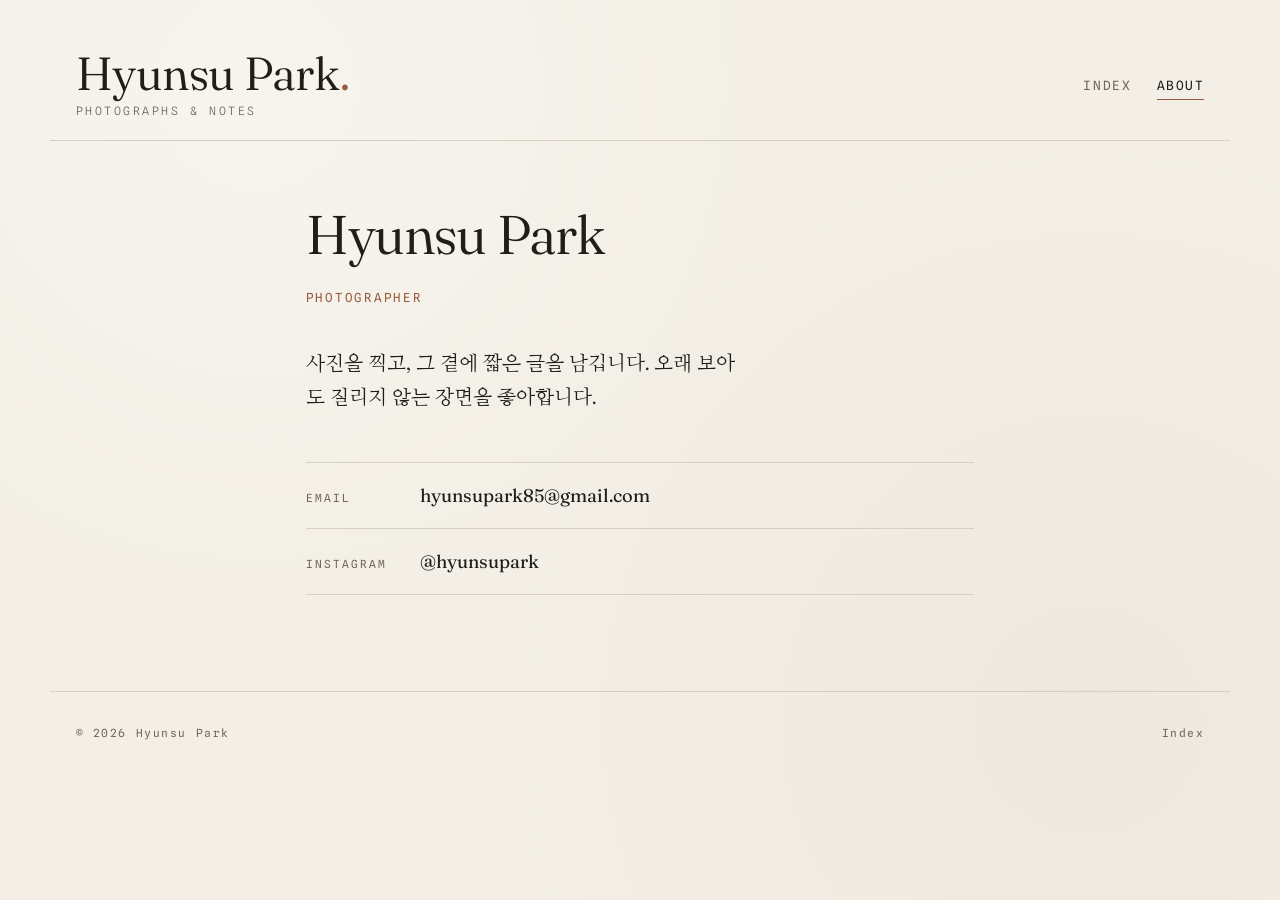
<file: about.html>
<!DOCTYPE html>
<html lang="ko">
<head>
  <meta charset="UTF-8">
  <meta name="viewport" content="width=device-width, initial-scale=1">
  <title>About — Hyunsu Park</title>
  <meta name="description" content="Hyunsu Park — photographer. Contact.">
  <link rel="preconnect" href="https://fonts.googleapis.com">
  <link rel="preconnect" href="https://fonts.gstatic.com" crossorigin>
  <link href="https://fonts.googleapis.com/css2?family=Fraunces:opsz,wght@9..144,300;9..144,400&family=Nanum+Myeongjo:wght@400;700&family=Spline+Sans+Mono:wght@400;500&display=swap" rel="stylesheet">
  <link rel="stylesheet" href="assets/style.css">
</head>
<body>
  <header class="site-header">
    <div class="brand">
      <a href="index.html">Hyunsu Park<span class="dot">.</span></a>
      <span class="brand-sub">Photographs &amp; Notes</span>
    </div>
    <nav class="nav">
      <a href="index.html">Index</a>
      <a href="about.html" aria-current="page">About</a>
    </nav>
  </header>

  <section class="about">
    <h1>Hyunsu Park</h1>
    <div class="role">Photographer</div>

    <p class="note">사진을 찍고, 그 곁에 짧은 글을 남깁니다. 오래 보아도 질리지 않는 장면을 좋아합니다.</p>

    <div class="contact">
      <div class="row">
        <span class="label">Email</span>
        <span class="value"><a href="mailto:hyunsupark85@gmail.com">hyunsupark85@gmail.com</a></span>
      </div>
      <div class="row">
        <span class="label">Instagram</span>
        <span class="value"><a href="https://instagram.com/hyunsupark" target="_blank" rel="noopener">@hyunsupark</a></span>
      </div>
    </div>
  </section>

  <footer class="site-footer">
    <span>&copy; <span id="yr"></span> Hyunsu Park</span>
    <span><a href="index.html">Index</a></span>
  </footer>

  <script>document.getElementById("yr").textContent = new Date().getFullYear();</script>
</body>
</html>
</file>
<file: assets/style.css>
/* =========================================================
   Hyunsu Park — photo journal
   조용한 문예지/사진집 톤: 따뜻한 종이, 잉크, 여백
   ========================================================= */

:root {
  --paper:      #f3efe6;   /* 따뜻한 종이 배경 */
  --paper-deep: #ebe5d8;   /* 살짝 짙은 면 */
  --ink:        #211d18;   /* 본문 잉크 */
  --ink-soft:   #6f675b;   /* 보조 텍스트 */
  --line:       #d8d0bf;   /* 구분선 */
  --accent:     #9a5b3b;   /* 클레이/테라코타 강조 */
  --shadow:     rgba(33, 29, 24, 0.18);

  --serif:  "Fraunces", "Nanum Myeongjo", Georgia, serif;
  --kor:    "Nanum Myeongjo", "Fraunces", serif;
  --mono:   "Spline Sans Mono", "JetBrains Mono", ui-monospace, monospace;

  --maxw: 1180px;
}

* { box-sizing: border-box; }

html { -webkit-text-size-adjust: 100%; }

body {
  margin: 0;
  background: var(--paper);
  color: var(--ink);
  font-family: var(--kor);
  line-height: 1.7;
  /* 종이 질감: 아주 미세한 노이즈 */
  background-image:
    radial-gradient(circle at 20% 10%, rgba(255,255,255,.35), transparent 40%),
    radial-gradient(circle at 85% 80%, rgba(154,91,59,.05), transparent 45%);
  background-attachment: fixed;
}

a { color: inherit; text-decoration: none; }

/* ---------- 헤더 ---------- */
.site-header {
  max-width: var(--maxw);
  margin: 0 auto;
  padding: 3.2rem 1.6rem 1.4rem;
  display: flex;
  align-items: baseline;
  justify-content: space-between;
  flex-wrap: wrap;
  gap: 1rem;
  border-bottom: 1px solid var(--line);
}

.brand {
  font-family: var(--serif);
  font-weight: 340;
  font-size: clamp(1.9rem, 4.5vw, 2.9rem);
  letter-spacing: -0.01em;
  line-height: 1;
}
.brand a { display: inline-block; }
.brand .dot { color: var(--accent); }

.brand-sub {
  display: block;
  font-family: var(--mono);
  font-size: 0.72rem;
  letter-spacing: 0.22em;
  text-transform: uppercase;
  color: var(--ink-soft);
  margin-top: 0.55rem;
}

.nav {
  font-family: var(--mono);
  font-size: 0.8rem;
  letter-spacing: 0.12em;
  display: flex;
  gap: 1.6rem;
  text-transform: uppercase;
}
.nav a {
  position: relative;
  padding-bottom: 3px;
  color: var(--ink-soft);
  transition: color .25s;
}
.nav a:hover, .nav a[aria-current="page"] { color: var(--ink); }
.nav a::after {
  content: "";
  position: absolute; left: 0; bottom: 0;
  width: 0; height: 1px; background: var(--accent);
  transition: width .3s ease;
}
.nav a:hover::after, .nav a[aria-current="page"]::after { width: 100%; }

/* ---------- 인트로 문구 ---------- */
.lede {
  max-width: var(--maxw);
  margin: 0 auto;
  padding: 2.6rem 1.6rem 1rem;
}
.lede p {
  font-family: var(--serif);
  font-size: clamp(1.15rem, 2.4vw, 1.6rem);
  font-weight: 340;
  line-height: 1.5;
  max-width: 30ch;
  color: var(--ink);
}

/* ---------- 갤러리 ---------- */
main { max-width: var(--maxw); margin: 0 auto; padding: 0 1.6rem 6rem; }

.issue { margin-top: 3.4rem; }
.issue-head {
  display: flex;
  align-items: baseline;
  gap: 1rem;
  padding-bottom: 1.2rem;
  margin-bottom: 1.6rem;
  border-bottom: 1px solid var(--line);
}
.issue-no {
  font-family: var(--mono);
  font-size: 0.72rem;
  letter-spacing: 0.2em;
  color: var(--accent);
}
.issue-title {
  font-family: var(--serif);
  font-weight: 340;
  font-size: clamp(1.5rem, 3.4vw, 2.2rem);
  letter-spacing: -0.01em;
}
.issue-count {
  font-family: var(--mono);
  font-size: 0.72rem;
  color: var(--ink-soft);
  margin-left: auto;
  letter-spacing: 0.12em;
}

/* 메이슨리: CSS columns (가장 견고함) */
.grid {
  column-count: 3;
  column-gap: 1.4rem;
}
@media (max-width: 900px) { .grid { column-count: 2; } }
@media (max-width: 560px) { .grid { column-count: 1; } }

.card {
  break-inside: avoid;
  margin: 0 0 1.4rem;
  cursor: zoom-in;
  position: relative;
}
.card .frame {
  overflow: hidden;
  background: var(--paper-deep);
  box-shadow: 0 1px 2px var(--shadow);
  transition: box-shadow .35s ease, transform .35s ease;
}
.card:hover .frame {
  box-shadow: 0 14px 30px var(--shadow);
  transform: translateY(-3px);
}
.card img {
  display: block;
  width: 100%;
  height: auto;
  /* 로드 전 자리 확보로 레이아웃 흔들림 방지 (aspect-ratio는 인라인 지정) */
}
.card figcaption {
  font-family: var(--kor);
  font-size: 0.92rem;
  color: var(--ink-soft);
  margin-top: 0.6rem;
  line-height: 1.55;
}
.card .meta {
  font-family: var(--mono);
  font-size: 0.66rem;
  letter-spacing: 0.14em;
  color: var(--ink-soft);
  margin-top: 0.35rem;
  opacity: 0.7;
}

/* 진입 애니메이션 */
.card { opacity: 0; transform: translateY(14px); }
.card.in { opacity: 1; transform: translateY(0);
  transition: opacity .7s ease, transform .7s ease; }

/* ---------- 빈 상태 ---------- */
.empty {
  text-align: center;
  padding: 5rem 1rem;
  color: var(--ink-soft);
  font-family: var(--serif);
  font-size: 1.2rem;
}
.empty code {
  font-family: var(--mono);
  background: var(--paper-deep);
  padding: 0.15em 0.5em;
  border-radius: 3px;
  font-size: 0.85em;
}

/* ---------- 라이트박스 ---------- */
.lightbox {
  position: fixed; inset: 0;
  background: rgba(28, 24, 19, 0.94);
  display: none;
  align-items: center;
  justify-content: center;
  z-index: 100;
  padding: 4vh 4vw;
  cursor: zoom-out;
}
.lightbox.open { display: flex; }
.lightbox figure { margin: 0; max-width: 100%; max-height: 100%;
  display: flex; flex-direction: column; align-items: center; }
.lightbox img {
  max-width: 100%;
  max-height: 82vh;
  object-fit: contain;
  box-shadow: 0 20px 60px rgba(0,0,0,.5);
}
.lightbox figcaption {
  color: #e9e2d4;
  font-family: var(--kor);
  margin-top: 1.1rem;
  text-align: center;
  max-width: 60ch;
  font-size: 1rem;
}
.lightbox .lb-meta {
  font-family: var(--mono);
  font-size: 0.7rem;
  letter-spacing: 0.18em;
  color: #b6ac98;
  margin-top: 0.5rem;
}
.lb-btn {
  position: fixed;
  top: 50%; transform: translateY(-50%);
  background: none; border: none;
  color: #e9e2d4; font-size: 2.4rem;
  cursor: pointer; padding: 1rem; line-height: 1;
  font-family: var(--serif); opacity: .6; transition: opacity .2s;
}
.lb-btn:hover { opacity: 1; }
.lb-prev { left: 0.5rem; }
.lb-next { right: 0.5rem; }
.lb-close {
  position: fixed; top: 1rem; right: 1.2rem;
  background: none; border: none; color: #e9e2d4;
  font-family: var(--mono); font-size: 0.8rem; letter-spacing: .15em;
  cursor: pointer; opacity: .7;
}
.lb-close:hover { opacity: 1; }

/* ---------- About ---------- */
.about {
  max-width: 720px;
  margin: 0 auto;
  padding: 3rem 1.6rem 6rem;
}
.about h1 {
  font-family: var(--serif);
  font-weight: 340;
  font-size: clamp(2.2rem, 6vw, 3.4rem);
  letter-spacing: -0.02em;
  margin: 0 0 0.3rem;
}
.about .role {
  font-family: var(--mono);
  font-size: 0.78rem;
  letter-spacing: 0.22em;
  text-transform: uppercase;
  color: var(--accent);
  margin-bottom: 2.4rem;
}
.about .note {
  font-family: var(--serif);
  font-size: 1.25rem;
  font-weight: 340;
  line-height: 1.7;
  color: var(--ink);
  max-width: 34ch;
  margin-bottom: 3rem;
}
.contact { border-top: 1px solid var(--line); }
.contact .row {
  display: flex;
  align-items: baseline;
  gap: 1.4rem;
  padding: 1.05rem 0;
  border-bottom: 1px solid var(--line);
}
.contact .label {
  font-family: var(--mono);
  font-size: 0.7rem;
  letter-spacing: 0.18em;
  text-transform: uppercase;
  color: var(--ink-soft);
  width: 92px;
  flex-shrink: 0;
}
.contact .value {
  font-family: var(--serif);
  font-size: 1.15rem;
}
.contact .value a { border-bottom: 1px solid transparent; transition: border-color .25s; }
.contact .value a:hover { border-color: var(--accent); }

/* ---------- 푸터 ---------- */
.site-footer {
  border-top: 1px solid var(--line);
  max-width: var(--maxw);
  margin: 0 auto;
  padding: 2rem 1.6rem 3rem;
  font-family: var(--mono);
  font-size: 0.7rem;
  letter-spacing: 0.14em;
  color: var(--ink-soft);
  display: flex;
  justify-content: space-between;
  flex-wrap: wrap;
  gap: 0.6rem;
}
.site-footer a:hover { color: var(--ink); }

@media (prefers-reduced-motion: reduce) {
  * { animation: none !important; transition: none !important; }
  .card { opacity: 1; transform: none; }
}
</file>
